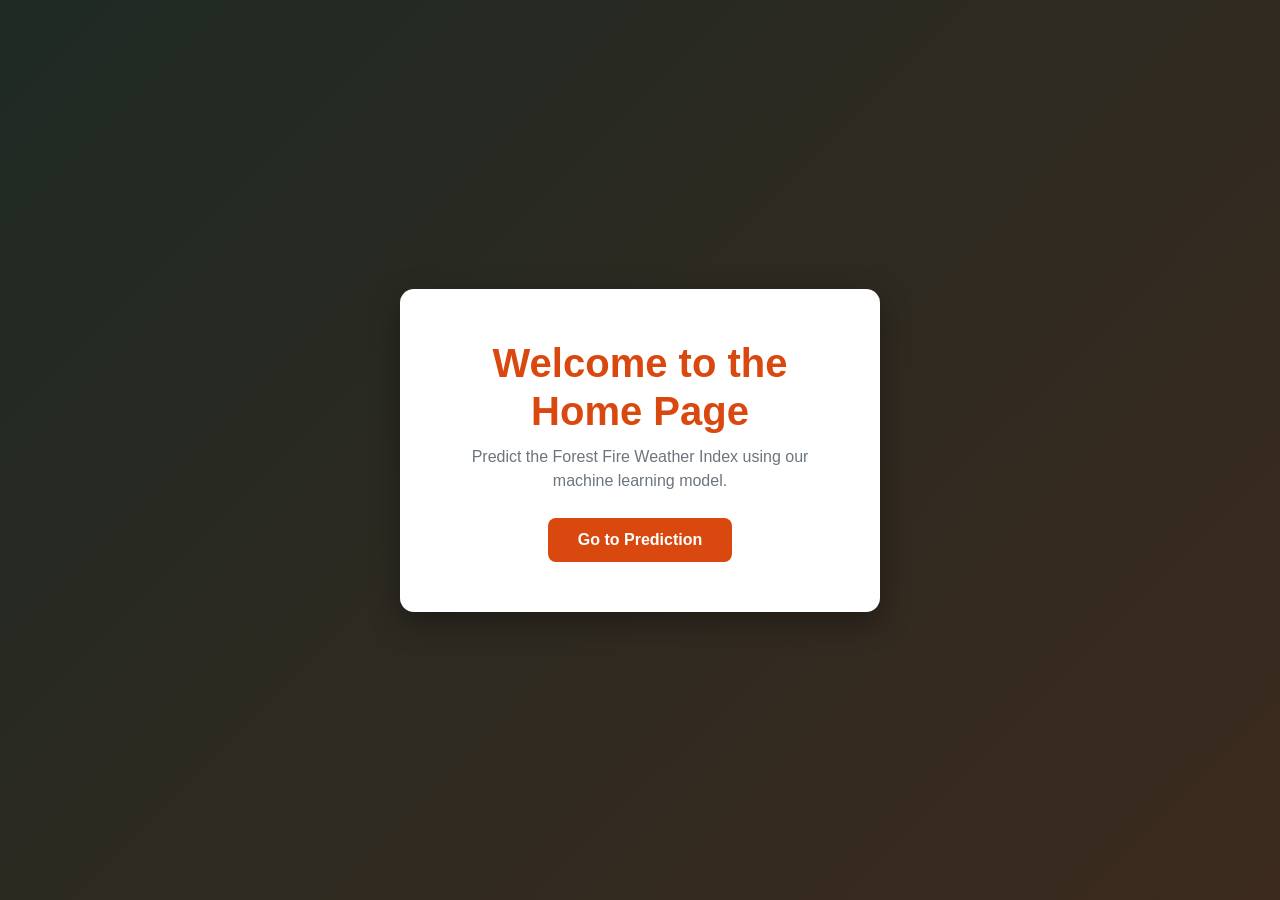
<file: 08_Algerian_Forest_Fires/templates/index.html>
<!DOCTYPE html>
<html lang="en">
<head>
    <meta charset="UTF-8">
    <title>Home | FWI Prediction</title>
    <meta name="viewport" content="width=device-width, initial-scale=1">

    <!-- Bootstrap 5 CDN -->
    <link href="https://cdn.jsdelivr.net/npm/bootstrap@5.3.3/dist/css/bootstrap.min.css" rel="stylesheet">

    <style>
        body {
            background: linear-gradient(135deg, #1f2a24 0%, #3c2a1e 100%);
            min-height: 100vh;
            display: flex;
            align-items: center;
            justify-content: center;
            font-family: 'Segoe UI', Arial, sans-serif;
            text-align: center;
            padding: 40px 15px;
        }

        .welcome-card {
            background: #ffffff;
            border-radius: 14px;
            box-shadow: 0 10px 30px rgba(0, 0, 0, 0.35);
            padding: 50px 40px;
            max-width: 480px;
        }

        .welcome-card h1 {
            font-weight: 700;
            color: #d9480f;
            margin-bottom: 10px;
        }

        .welcome-card p {
            color: #6c757d;
            margin-bottom: 25px;
        }

        .btn-go {
            background-color: #d9480f;
            border: none;
            color: #fff;
            font-weight: 600;
            padding: 10px 30px;
            border-radius: 8px;
            transition: background-color 0.2s ease-in-out;
        }

        .btn-go:hover {
            background-color: #b8380a;
            color: #fff;
        }
    </style>
</head>
<body>

    <div class="welcome-card">
        <h1>Welcome to the Home Page</h1>
        <p>Predict the Forest Fire Weather Index using our machine learning model.</p>
        <a href="{{ url_for('predict_datapoint') }}" class="btn btn-go">Go to Prediction</a>
    </div>

</body>
</html>
</file>
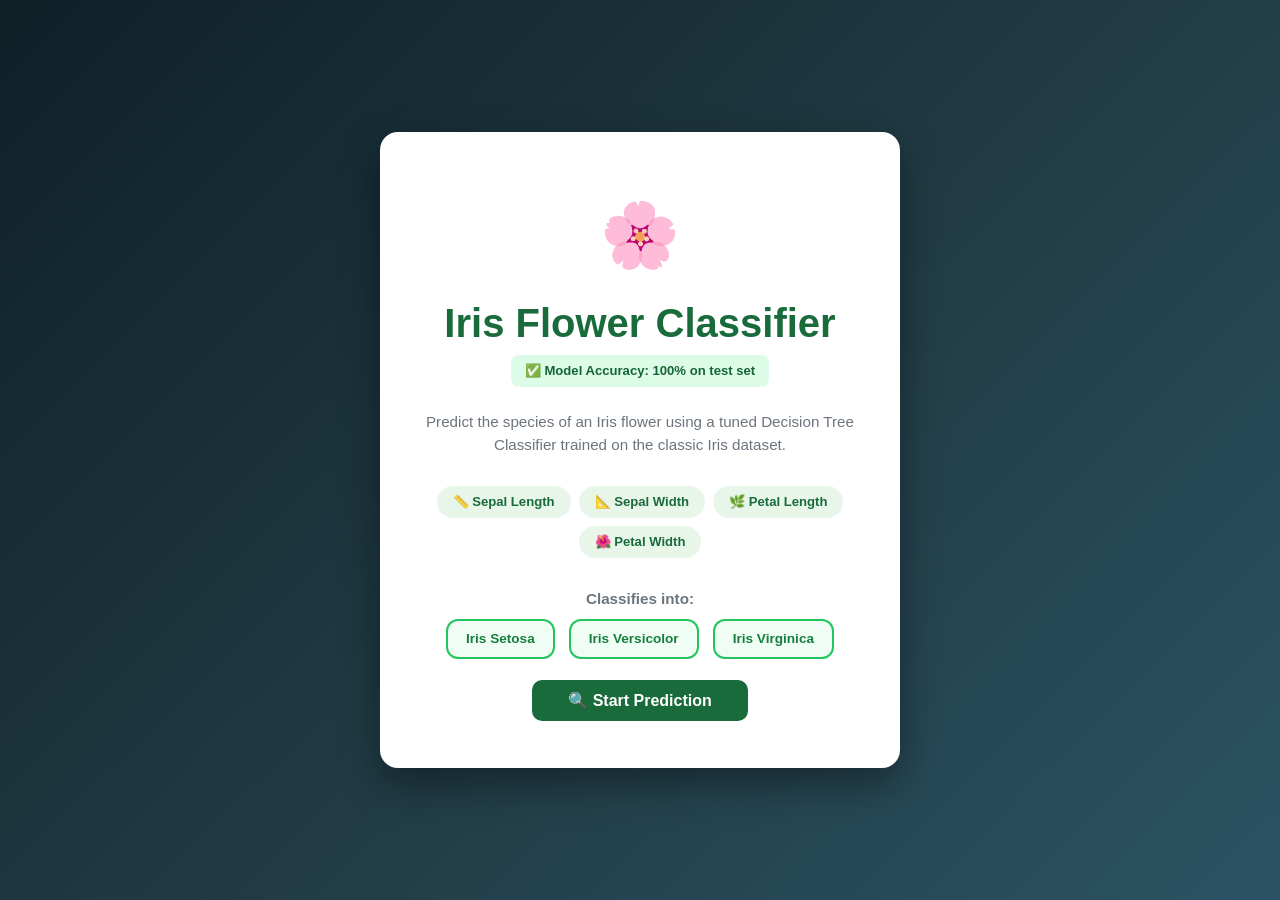
<file: 10_iris_classification/templates/index.html>
<!DOCTYPE html>
<html lang="en">
<head>
    <meta charset="UTF-8">
    <title>Iris Flower Classifier</title>
    <meta name="viewport" content="width=device-width, initial-scale=1">
    <link href="https://cdn.jsdelivr.net/npm/bootstrap@5.3.3/dist/css/bootstrap.min.css" rel="stylesheet">
    <style>
        body {
            background: linear-gradient(135deg, #0f2027 0%, #203a43 50%, #2c5364 100%);
            min-height: 100vh;
            display: flex;
            align-items: center;
            justify-content: center;
            font-family: 'Segoe UI', Arial, sans-serif;
            padding: 40px 15px;
        }

        .hero-card {
            background: #ffffff;
            border-radius: 18px;
            box-shadow: 0 16px 40px rgba(0,0,0,0.4);
            padding: 55px 45px;
            max-width: 520px;
            text-align: center;
        }

        .iris-icon { font-size: 64px; margin-bottom: 16px; }

        .hero-card h1 {
            font-weight: 700;
            color: #1a6b3c;
            margin-bottom: 8px;
        }

        .hero-card p {
            color: #6c757d;
            margin-bottom: 30px;
            font-size: 0.95rem;
        }

        .feature-badges {
            display: flex;
            flex-wrap: wrap;
            gap: 8px;
            justify-content: center;
            margin-bottom: 30px;
        }

        .feature-badge {
            background: #e8f5e9;
            color: #1a6b3c;
            border-radius: 20px;
            padding: 6px 16px;
            font-size: 0.82rem;
            font-weight: 600;
        }

        .species-grid {
            display: flex;
            gap: 14px;
            justify-content: center;
            margin-bottom: 30px;
            flex-wrap: wrap;
        }

        .species-pill {
            background: #f0fdf4;
            border: 2px solid #22c55e;
            border-radius: 12px;
            padding: 8px 18px;
            font-size: 0.85rem;
            font-weight: 600;
            color: #15803d;
        }

        .btn-classify {
            background-color: #1a6b3c;
            border: none;
            color: #fff;
            font-weight: 600;
            padding: 12px 36px;
            border-radius: 10px;
            font-size: 1rem;
            transition: background-color 0.2s;
            text-decoration: none;
        }

        .btn-classify:hover {
            background-color: #145730;
            color: #fff;
        }

        .accuracy-badge {
            background: #dcfce7;
            color: #166534;
            border-radius: 8px;
            padding: 6px 14px;
            font-size: 0.82rem;
            font-weight: 600;
            display: inline-block;
            margin-bottom: 24px;
        }
    </style>
</head>
<body>

<div class="hero-card">
    <div class="iris-icon">🌸</div>
    <h1>Iris Flower Classifier</h1>
    <span class="accuracy-badge">✅ Model Accuracy: 100% on test set</span>
    <p>Predict the species of an Iris flower using a tuned Decision Tree Classifier trained on the classic Iris dataset.</p>

    <div class="feature-badges">
        <span class="feature-badge">📏 Sepal Length</span>
        <span class="feature-badge">📐 Sepal Width</span>
        <span class="feature-badge">🌿 Petal Length</span>
        <span class="feature-badge">🌺 Petal Width</span>
    </div>

    <p class="fw-semibold text-secondary mb-2">Classifies into:</p>
    <div class="species-grid">
        <span class="species-pill">Iris Setosa</span>
        <span class="species-pill">Iris Versicolor</span>
        <span class="species-pill">Iris Virginica</span>
    </div>

    <a href="{{ url_for('predict') }}" class="btn-classify">🔍 Start Prediction</a>
</div>

</body>
</html>
</file>
